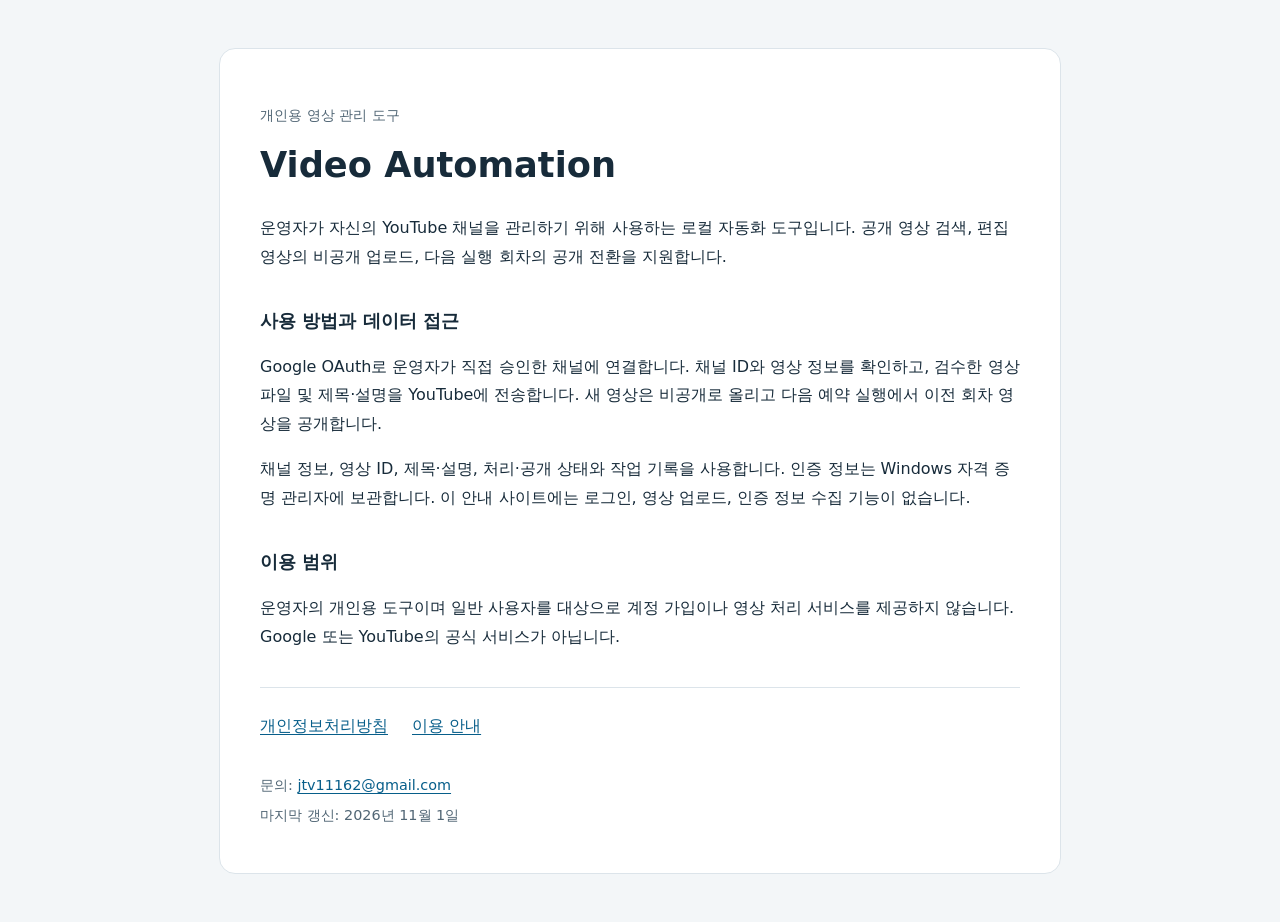
<file: index.html>
<!doctype html>
<html lang="ko">
<head><meta charset="utf-8"><meta name="viewport" content="width=device-width, initial-scale=1"><title>Video Automation · 개인용 영상 관리</title><link rel="stylesheet" href="style.css"></head>
<body><main>
<p class="eyebrow">개인용 영상 관리 도구</p>
<h1>Video Automation</h1>
<p>운영자가 자신의 YouTube 채널을 관리하기 위해 사용하는 로컬 자동화 도구입니다. 공개 영상 검색, 편집 영상의 비공개 업로드, 다음 실행 회차의 공개 전환을 지원합니다.</p>
<h2>사용 방법과 데이터 접근</h2>
<p>Google OAuth로 운영자가 직접 승인한 채널에 연결합니다. 채널 ID와 영상 정보를 확인하고, 검수한 영상 파일 및 제목·설명을 YouTube에 전송합니다. 새 영상은 비공개로 올리고 다음 예약 실행에서 이전 회차 영상을 공개합니다.</p>
<p>채널 정보, 영상 ID, 제목·설명, 처리·공개 상태와 작업 기록을 사용합니다. 인증 정보는 Windows 자격 증명 관리자에 보관합니다. 이 안내 사이트에는 로그인, 영상 업로드, 인증 정보 수집 기능이 없습니다.</p>
<h2>이용 범위</h2>
<p>운영자의 개인용 도구이며 일반 사용자를 대상으로 계정 가입이나 영상 처리 서비스를 제공하지 않습니다. Google 또는 YouTube의 공식 서비스가 아닙니다.</p>
<nav aria-label="안내 문서"><a href="privacy.html">개인정보처리방침</a><a href="terms.html">이용 안내</a></nav>
<footer><p>문의: <a href="mailto:jtv11162@gmail.com">jtv11162@gmail.com</a></p><p>마지막 갱신: 2026년 11월 1일</p></footer>
</main></body></html>
</file>
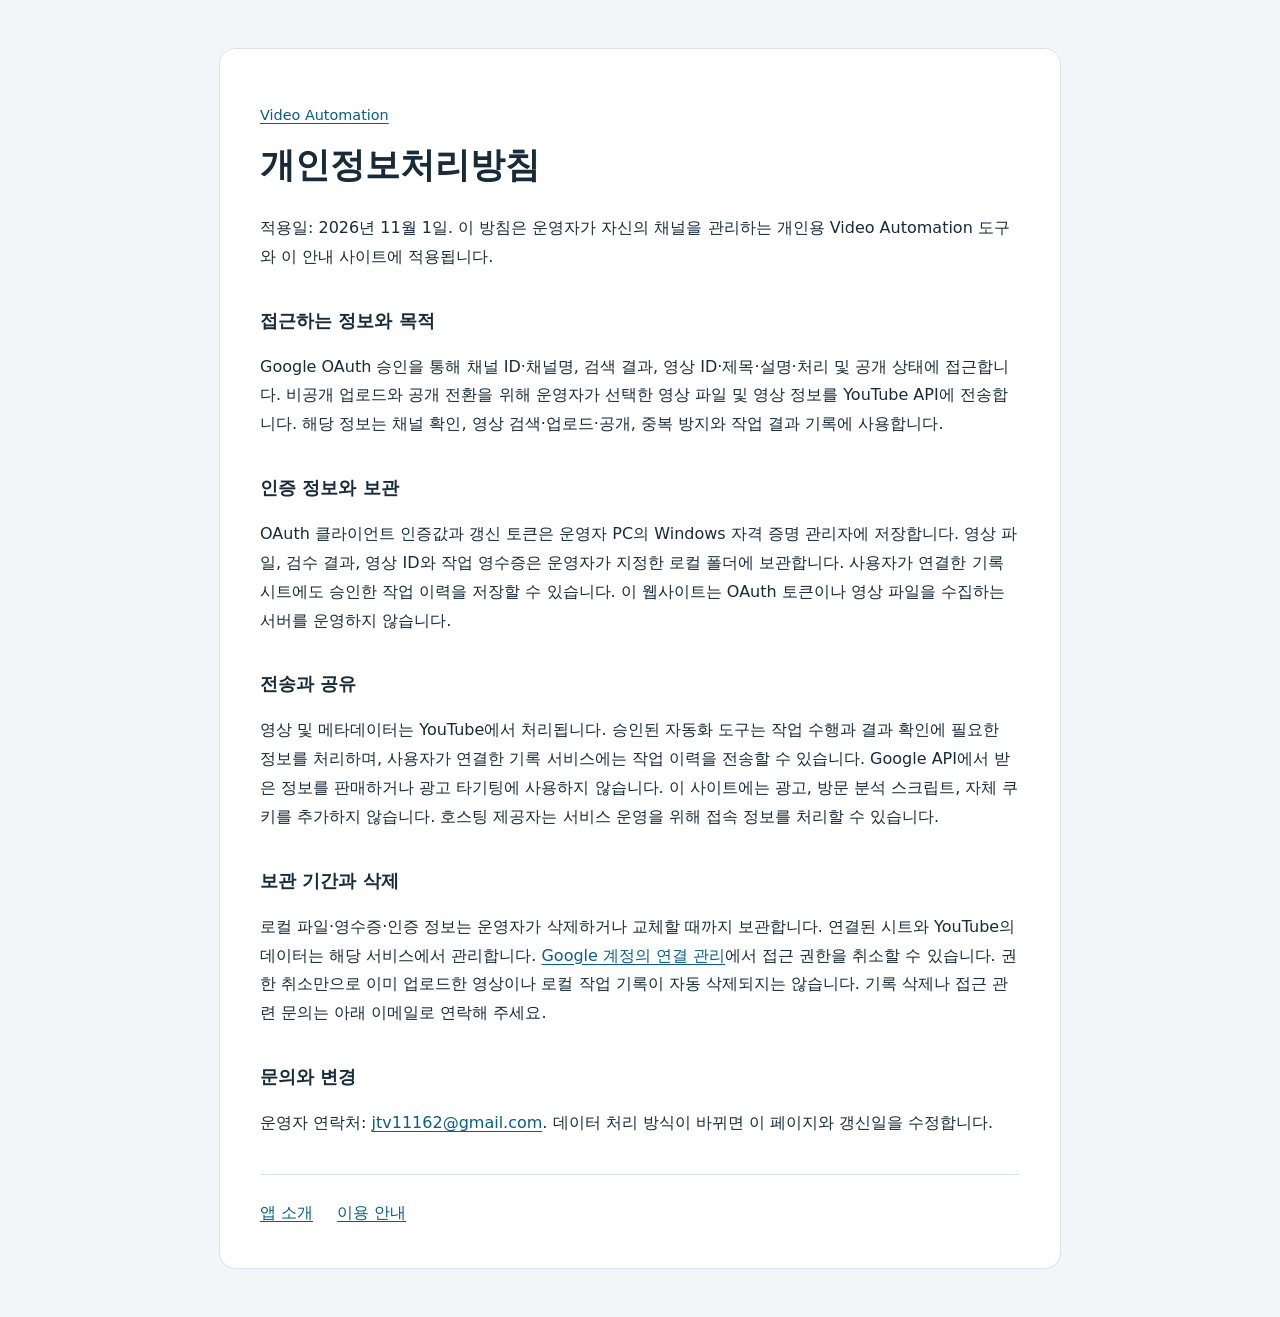
<file: privacy.html>
<!doctype html>
<html lang="ko">
<head><meta charset="utf-8"><meta name="viewport" content="width=device-width, initial-scale=1"><title>개인정보처리방침 · Video Automation</title><link rel="stylesheet" href="style.css"></head>
<body><main>
<p class="eyebrow"><a href="index.html">Video Automation</a></p><h1>개인정보처리방침</h1>
<p>적용일: 2026년 11월 1일. 이 방침은 운영자가 자신의 채널을 관리하는 개인용 Video Automation 도구와 이 안내 사이트에 적용됩니다.</p>
<h2>접근하는 정보와 목적</h2>
<p>Google OAuth 승인을 통해 채널 ID·채널명, 검색 결과, 영상 ID·제목·설명·처리 및 공개 상태에 접근합니다. 비공개 업로드와 공개 전환을 위해 운영자가 선택한 영상 파일 및 영상 정보를 YouTube API에 전송합니다. 해당 정보는 채널 확인, 영상 검색·업로드·공개, 중복 방지와 작업 결과 기록에 사용합니다.</p>
<h2>인증 정보와 보관</h2>
<p>OAuth 클라이언트 인증값과 갱신 토큰은 운영자 PC의 Windows 자격 증명 관리자에 저장합니다. 영상 파일, 검수 결과, 영상 ID와 작업 영수증은 운영자가 지정한 로컬 폴더에 보관합니다. 사용자가 연결한 기록 시트에도 승인한 작업 이력을 저장할 수 있습니다. 이 웹사이트는 OAuth 토큰이나 영상 파일을 수집하는 서버를 운영하지 않습니다.</p>
<h2>전송과 공유</h2>
<p>영상 및 메타데이터는 YouTube에서 처리됩니다. 승인된 자동화 도구는 작업 수행과 결과 확인에 필요한 정보를 처리하며, 사용자가 연결한 기록 서비스에는 작업 이력을 전송할 수 있습니다. Google API에서 받은 정보를 판매하거나 광고 타기팅에 사용하지 않습니다. 이 사이트에는 광고, 방문 분석 스크립트, 자체 쿠키를 추가하지 않습니다. 호스팅 제공자는 서비스 운영을 위해 접속 정보를 처리할 수 있습니다.</p>
<h2>보관 기간과 삭제</h2>
<p>로컬 파일·영수증·인증 정보는 운영자가 삭제하거나 교체할 때까지 보관합니다. 연결된 시트와 YouTube의 데이터는 해당 서비스에서 관리합니다. <a href="https://myaccount.google.com/connections">Google 계정의 연결 관리</a>에서 접근 권한을 취소할 수 있습니다. 권한 취소만으로 이미 업로드한 영상이나 로컬 작업 기록이 자동 삭제되지는 않습니다. 기록 삭제나 접근 관련 문의는 아래 이메일로 연락해 주세요.</p>
<h2>문의와 변경</h2>
<p>운영자 연락처: <a href="mailto:jtv11162@gmail.com">jtv11162@gmail.com</a>. 데이터 처리 방식이 바뀌면 이 페이지와 갱신일을 수정합니다.</p>
<nav aria-label="안내 문서"><a href="index.html">앱 소개</a><a href="terms.html">이용 안내</a></nav>
</main></body></html>
</file>
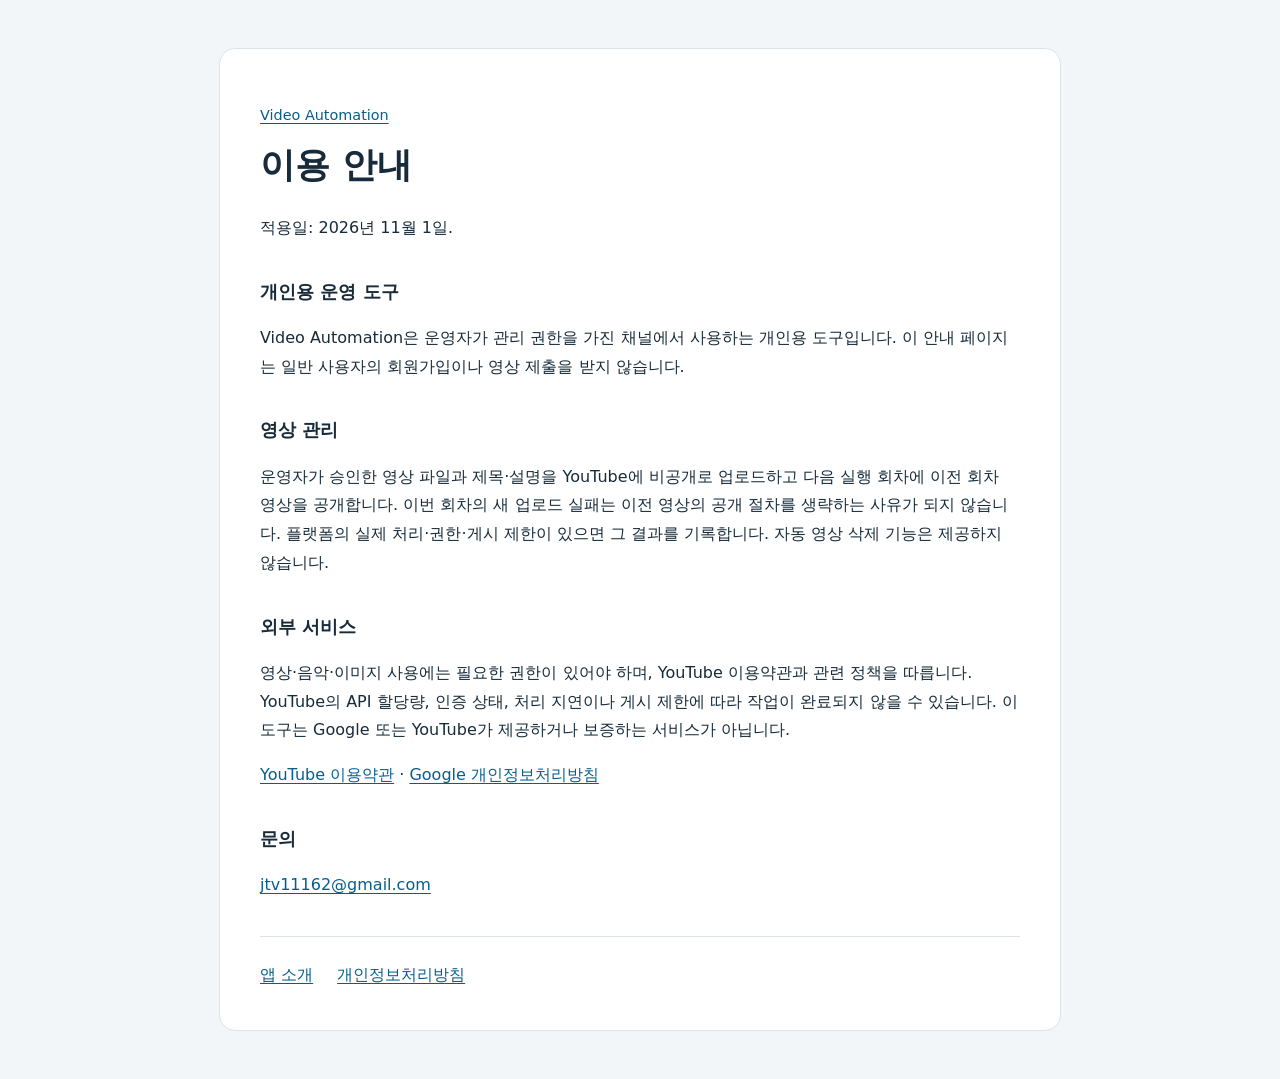
<file: terms.html>
<!doctype html>
<html lang="ko">
<head><meta charset="utf-8"><meta name="viewport" content="width=device-width, initial-scale=1"><title>이용 안내 · Video Automation</title><link rel="stylesheet" href="style.css"></head>
<body><main>
<p class="eyebrow"><a href="index.html">Video Automation</a></p><h1>이용 안내</h1>
<p>적용일: 2026년 11월 1일.</p>
<h2>개인용 운영 도구</h2>
<p>Video Automation은 운영자가 관리 권한을 가진 채널에서 사용하는 개인용 도구입니다. 이 안내 페이지는 일반 사용자의 회원가입이나 영상 제출을 받지 않습니다.</p>
<h2>영상 관리</h2>
<p>운영자가 승인한 영상 파일과 제목·설명을 YouTube에 비공개로 업로드하고 다음 실행 회차에 이전 회차 영상을 공개합니다. 이번 회차의 새 업로드 실패는 이전 영상의 공개 절차를 생략하는 사유가 되지 않습니다. 플랫폼의 실제 처리·권한·게시 제한이 있으면 그 결과를 기록합니다. 자동 영상 삭제 기능은 제공하지 않습니다.</p>
<h2>외부 서비스</h2>
<p>영상·음악·이미지 사용에는 필요한 권한이 있어야 하며, YouTube 이용약관과 관련 정책을 따릅니다. YouTube의 API 할당량, 인증 상태, 처리 지연이나 게시 제한에 따라 작업이 완료되지 않을 수 있습니다. 이 도구는 Google 또는 YouTube가 제공하거나 보증하는 서비스가 아닙니다.</p>
<p><a href="https://www.youtube.com/t/terms">YouTube 이용약관</a> · <a href="https://policies.google.com/privacy">Google 개인정보처리방침</a></p>
<h2>문의</h2><p><a href="mailto:jtv11162@gmail.com">jtv11162@gmail.com</a></p>
<nav aria-label="안내 문서"><a href="index.html">앱 소개</a><a href="privacy.html">개인정보처리방침</a></nav>
</main></body></html>
</file>
<file: style.css>
:root{color-scheme:light;font-family:system-ui,-apple-system,"Segoe UI",sans-serif;color:#172b3a;background:#f3f6f8;line-height:1.8}body{margin:0}main{max-width:760px;margin:48px auto;padding:40px;background:#fff;border:1px solid #dce4ea;border-radius:16px}h1{font-size:2.2rem;line-height:1.2;margin:12px 0 28px}h2{font-size:1.15rem;margin-top:32px}a{color:#075e8a;text-underline-offset:3px}.eyebrow,footer{color:#516675;font-size:.9rem}nav{display:flex;flex-wrap:wrap;gap:24px;border-top:1px solid #dce4ea;padding-top:24px;margin-top:36px}footer{margin-top:32px}footer p{margin:4px 0}@media(max-width:820px){main{margin:16px;padding:24px}h1{font-size:1.8rem}}
</file>
